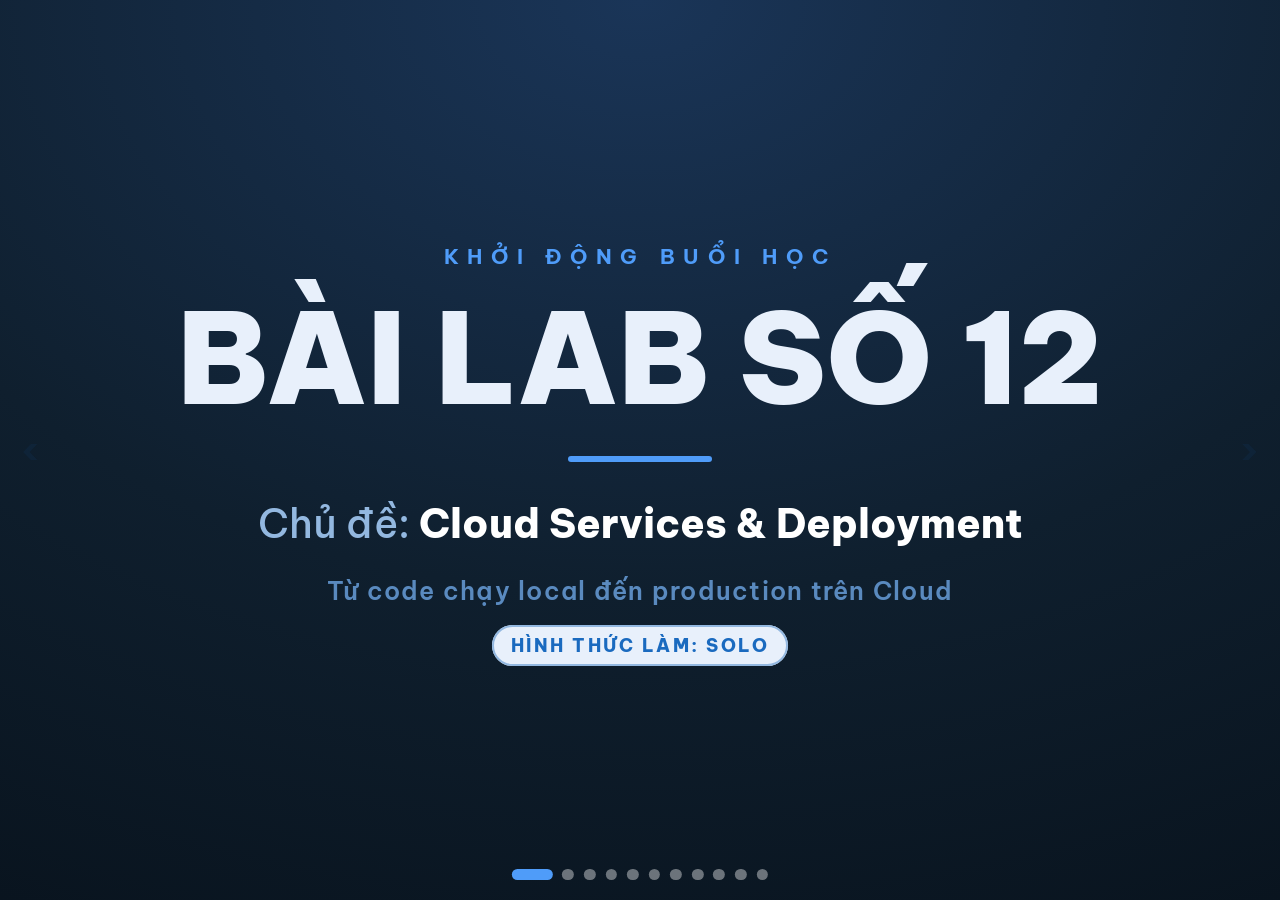
<file: day12-cloud-services-deployment.html>
<!DOCTYPE html>
<html lang="vi">
<head>
<meta charset="utf-8">
<meta name="viewport" content="width=device-width, initial-scale=1">
<title>Bài Lab số 12 — Cloud Services &amp; Deployment</title>
<link rel="preconnect" href="https://fonts.googleapis.com">
<link rel="preconnect" href="https://fonts.gstatic.com" crossorigin>
<link href="https://fonts.googleapis.com/css2?family=Be+Vietnam+Pro:wght@400;500;600;700;800;900&display=swap" rel="stylesheet">
<style>
  * { box-sizing: border-box; }
  html, body { margin:0; height:100%; overflow:hidden; background:#0f1f2e;
               font-family:'Be Vietnam Pro', system-ui, sans-serif; }
  button { font-family:inherit; cursor:pointer; border:none; }
  button:focus-visible { outline:.4vmin solid #4f9cf9; outline-offset:.4vmin; }

  #track { display:flex; height:100vh; transition:transform .5s cubic-bezier(.7,0,.2,1); }
  @media (prefers-reduced-motion: reduce) { #track { transition:none; } }

  .slide { flex:0 0 100vw; height:100vh; display:flex; flex-direction:column;
           padding:5vmin 6.5vmin; overflow:hidden; }
  .light { background:#f5f7fa; color:#0f1f2e; }
  .dark  { background:radial-gradient(120% 120% at 50% 0%,#1a3558 0%,#0f1f2e 55%,#08121c 100%);
           color:#e8f0fb; }
  .center { align-items:center; justify-content:center; text-align:center; }

  .eyebrow { font-size:2.3vmin; letter-spacing:.42em; text-transform:uppercase;
              color:#4f9cf9; font-weight:700; }
  .h1 { font-size:5.6vmin; font-weight:900; line-height:1.04; }
  .sub { font-size:2.8vmin; font-weight:600; color:#5a6a7a; margin-top:1vmin; }
  .dark .sub { color:#93b8e0; }

  .head { display:flex; align-items:center; gap:2vmin; flex:0 0 auto; }
  .badge { font-size:2.1vmin; font-weight:800; letter-spacing:.2em; background:#4f9cf9;
           color:#fff; padding:1vmin 2.2vmin; border-radius:99px; white-space:nowrap; }
  .badge.orange { background:#e07c3a; }
  .badge.grey   { background:#5a6a7a; }
  .clock { margin-left:auto; font-size:2.3vmin; font-weight:800; color:#7a8a9a; white-space:nowrap; }
  .who { font-size:2vmin; font-weight:800; letter-spacing:.14em; text-transform:uppercase;
         padding:.8vmin 1.8vmin; border-radius:99px; white-space:nowrap; }
  .who.solo { background:#e8f0fb; color:#1a6abf; border:.3vmin solid #93b8e0; }

  .body { flex:1; min-height:0; display:flex; gap:4vmin; margin-top:2.6vmin; }
  .main { flex:1.45; min-width:0; display:flex; flex-direction:column; gap:1.8vmin; }
  .side { flex:0 0 31vw; display:flex; flex-direction:column; gap:1.8vmin; }

  .card { background:#fff; border:.4vmin solid #d5dde8; border-radius:2.2vmin;
          padding:2.2vmin 2.6vmin; }
  .card h3, .card h4 { margin:0; font-weight:800; color:#0f1f2e; }
  .card h3 { font-size:3vmin; }
  .card h4 { font-size:2.5vmin; }
  .card p  { margin:.6vmin 0 0; font-size:2vmin; font-weight:500; color:#5a6a7a; line-height:1.4; }
  .card.blue  { background:#e8f4ff; border-color:#93b8e0; }
  .card.amber { background:#fdf3e0; border-color:#e8b84c; }
  .card.red   { background:#fdeaea; border-color:#e07070; }
  .card.green { background:#e8f6ee; border-color:#6abf8a; }
  .dark .card { background:rgba(255,255,255,.06); border-color:rgba(255,255,255,.18); }
  .dark .card h3, .dark .card h4 { color:#e8f0fb; }
  .dark .card p { color:#93b8e0; }

  .li { display:flex; align-items:flex-start; gap:1.6vmin; font-size:2.7vmin;
        font-weight:600; line-height:1.35; }
  .li b { color:#1a6abf; }
  .dark .li b { color:#4f9cf9; }
  .dot { color:#4f9cf9; font-weight:900; flex:0 0 auto; }

  .pill { display:inline-flex; align-self:flex-start; align-items:center; gap:1.3vmin;
          background:#fbeee4; border:.4vmin solid #e07c3a; color:#a8531f;
          font-size:2.3vmin; font-weight:700; padding:1.2vmin 2.4vmin; border-radius:99px; }
  .pill.blue { background:#e8f0fb; border-color:#4f9cf9; color:#1a6abf; }
  .dark .pill { background:rgba(79,156,249,.13); border-color:#4f9cf9; color:#bcd8fa; }

  .grid2 { display:grid; grid-template-columns:1fr 1fr; gap:1.6vmin; }
  .grid3 { display:grid; grid-template-columns:repeat(3,1fr); gap:1.8vmin; }
  .metric { display:flex; flex-direction:column; justify-content:center; align-items:center; min-height:15vmin;
            text-align:center; background:#fff; border:.4vmin solid #d5dde8; border-radius:2vmin; padding:1.8vmin; }
  .metric strong { color:#1a6abf; font-size:3.2vmin; }
  .metric span { margin-top:.7vmin; color:#5a6a7a; font-size:1.9vmin; font-weight:700; }

  .trace { background:#0a1828; border:.4vmin solid #1e3a5a; border-radius:2vmin;
           padding:2vmin 2.4vmin; }
  .trace-label { margin-bottom:1.2vmin; color:#5a8abf; font-size:1.9vmin; font-weight:700; letter-spacing:.2em; text-transform:uppercase; }
  .trace pre { margin:0; font-size:1.85vmin; line-height:1.6; color:#93d4ff;
               font-weight:600; white-space:pre-wrap; font-family:'Courier New',monospace; }

  .timer { display:flex; flex-direction:column; align-items:center; background:#fff;
           border:.5vmin solid #d5dde8; border-radius:3vmin; padding:2.6vmin 2vmin;
           box-shadow:0 3vmin 6vmin rgba(10,20,40,.1); }
  .dark .timer { background:rgba(255,255,255,.06); border-color:rgba(255,255,255,.18); box-shadow:none; }
  .t-label { font-size:1.9vmin; letter-spacing:.3em; text-transform:uppercase;
             color:#7a8a9a; font-weight:700; }
  .t-num { font-size:17vmin; font-weight:900; line-height:.92; font-variant-numeric:tabular-nums;
           color:#0f1f2e; margin:1.2vmin 0; }
  .dark .t-num { color:#e8f0fb; }
  .t-num.warn { color:#c62f2f; }
  .t-btns { display:flex; gap:1.5vmin; margin-top:1.6vmin; }
  .t-btns button { font-size:2.1vmin; font-weight:800; padding:1.3vmin 2.6vmin; border-radius:99px; }
  .t-start { background:#1a6abf; color:#fff; }
  .t-reset { background:#e9ebe6; color:#5a6a7a; }

  .nav { position:fixed; top:50%; transform:translateY(-50%); width:6vmin; height:9vmin;
         border-radius:1.5vmin; background:transparent; color:#1a6abf; font-size:4vmin;
         font-weight:800; display:flex; align-items:center; justify-content:center;
         opacity:.08; z-index:20; transition:opacity .2s, background .2s, color .2s; }
  .nav:hover, .nav:focus-visible { opacity:1; background:rgba(10,20,40,.88); color:#fff; }
  .nav.p { left:.4vmin; } .nav.n { right:.4vmin; }

  #dots { position:fixed; bottom:2.2vmin; left:50%; transform:translateX(-50%);
          display:flex; gap:1.1vmin; align-items:center; z-index:20; }
  #dots button { height:1.3vmin; width:1.3vmin; border-radius:99px;
                 background:rgba(255,255,255,.4); transition:all .3s; padding:0; }
  #dots button.on { width:4.5vmin; background:#4f9cf9; }
  .light #dots button { background:rgba(10,20,40,.2); }

  .num-accent { font-size:4.4vmin; font-weight:900; color:#4f9cf9; min-width:8vmin; }
  .step-row { display:flex; align-items:center; gap:3vmin;
              border-top:.3vmin solid #d5dde8; padding:2.2vmin .5vmin; }
  .step-row:last-child { border-bottom:.3vmin solid #d5dde8; }
  .dark .step-row { border-color:rgba(255,255,255,.18); }
  .phase-box { border-radius:1.8vmin; padding:1.8vmin 1.4vmin; text-align:center; }
  .phase-lbl { font-size:1.8vmin; font-weight:800; letter-spacing:.16em; }
  .phase-name { font-size:2.4vmin; font-weight:800; margin-top:.6vmin; }
  .phase-time { font-size:1.9vmin; font-weight:700; color:#7a8a9a; margin-top:.4vmin; }
  .phase-blue  { background:#e8f0fb; border:.4vmin solid #93b8e0; }
  .phase-blue .phase-lbl { color:#1a6abf; }
  .phase-orange{ background:#fbeee4; border:.4vmin solid #e5b691; }
  .phase-orange .phase-lbl { color:#a8531f; }
  .phase-break { background:#f2f3f0; border:.4vmin dashed #b9c0b6; }
  .phase-break .phase-lbl { color:#7a8a9a; }
  .phase-name.break-name { color:#5a6a7a; }
  .question { font-size:3.3vmin; font-weight:600; }
  .question b { color:#1a6abf; }
  .dark .question b { color:#4f9cf9; }
  .repo-tree { background:#0f1f2e; color:#e8f0fb; border-radius:2.4vmin; padding:2.6vmin; }
  .repo-tree .label { font-size:1.9vmin; letter-spacing:.28em; text-transform:uppercase; color:#5a8abf; font-weight:700; }
  .repo-tree pre { font-size:1.9vmin; font-weight:700; margin:1.4vmin 0 0; line-height:1.6; color:#93d4ff; }
  .muted { color:#7a8a9a; }
  .finish-title { font-size:9vmin; font-weight:900; line-height:.98; }

  @media (max-width: 900px) {
    body { overflow:auto; }
    #track { display:block; height:auto; transform:none !important; }
    .slide { min-height:100svh; height:auto; overflow:visible; padding:6vmin 6vmin 14vmin; }
    .body { display:block; height:auto; }
    .main, .side { margin-bottom:3vmin; }
    .grid3 { grid-template-columns:1fr; }
    .head .h1 { font-size:4.8vmin; }
    .nav { opacity:.35; }
  }
  @media (max-width: 560px) {
    .head { align-items:flex-start; flex-wrap:wrap; }
    .head .clock { margin-left:0; width:100%; }
    .grid2 { grid-template-columns:1fr; }
    .question { font-size:4.5vmin; }
    .phase-name { font-size:3.4vmin; }
    .finish-title { font-size:13vmin; }
  }
</style>
</head>
<body>

<div id="track">

  <!-- 1 — MỞ ĐẦU -->
  <section class="slide dark center">
    <div class="eyebrow" style="margin-bottom:3vmin;">Khởi động buổi học</div>
    <div style="font-size:14vmin;font-weight:900;line-height:.98;">BÀI LAB SỐ 12</div>
    <div style="width:16vmin;height:.7vmin;background:#4f9cf9;border-radius:99px;margin:4vmin 0;"></div>
    <div style="font-size:4.4vmin;font-weight:500;color:#93b8e0;">Chủ đề: <b style="color:#fff;font-weight:800;">Cloud Services &amp; Deployment</b></div>
    <div style="font-size:2.8vmin;font-weight:600;color:#5a8abf;margin-top:3vmin;letter-spacing:.05em;">Từ code chạy local đến production trên Cloud</div>
    <div style="margin-top:3vmin;"><span class="who solo">Hình thức làm: Solo</span></div>
  </section>

  <!-- 2 — CÂU HỎI TRỌNG TÂM -->
  <section class="slide light">
    <div class="head"><div><div class="h1">CÂU HỎI XUYÊN SUỐT LAB</div><div class="sub">Bạn sẽ trả lời được bằng test, health check và logs</div></div></div>
    <div style="flex:1;min-height:0;display:flex;flex-direction:column;justify-content:center;gap:1vmin;margin-top:1vmin;">
      <div class="step-row"><span class="num-accent">01</span><span class="question">Làm sao để app <b>chết ngay</b> khi cấu hình production bị thiếu?</span></div>
      <div class="step-row"><span class="num-accent">02</span><span class="question">Làm sao đóng gói Docker <b>gọn và an toàn</b>, không chạy root?</span></div>
      <div class="step-row"><span class="num-accent">03</span><span class="question">Làm sao bảo vệ API khỏi <b>lạm dụng tốc độ</b> và <b>vượt ngân sách</b>?</span></div>
      <div class="step-row"><span class="num-accent">04</span><span class="question">Làm sao scale 3 container mà <b>không mất history</b>?</span></div>
    </div>
    <div class="pill">Không cần OpenAI API key — lab dùng mock LLM chạy offline</div>
  </section>

  <!-- 3 — LUỒNG BUỔI LAB -->
  <section class="slide light">
    <div class="head"><div><div class="h1">LUỒNG BUỔI LAB</div><div class="sub">CP0 → CP5 · tổng <b style="color:#1a6abf;">240 phút</b></div></div></div>
    <div style="flex:1;min-height:0;display:flex;flex-direction:column;justify-content:center;gap:1.4vmin;">
      <div style="display:grid;grid-template-columns:repeat(4,1fr);gap:1.4vmin;">
        <div class="phase-box phase-blue"><div class="phase-lbl">CP0</div><div class="phase-name">Setup</div><div class="phase-time">20'</div></div>
        <div class="phase-box phase-blue"><div class="phase-lbl">CP1</div><div class="phase-name">Config &amp; Log</div><div class="phase-time">40'</div></div>
        <div class="phase-box phase-orange"><div class="phase-lbl">CP2</div><div class="phase-name">Docker</div><div class="phase-time">45'</div></div>
        <div class="phase-box phase-break"><div class="phase-lbl">BREAK</div><div class="phase-name break-name">Giải lao</div><div class="phase-time">10'</div></div>
      </div>
      <div style="display:grid;grid-template-columns:repeat(4,1fr);gap:1.4vmin;">
        <div class="phase-box phase-orange"><div class="phase-lbl">CP3</div><div class="phase-name">Security</div><div class="phase-time">45'</div></div>
        <div class="phase-box phase-orange"><div class="phase-lbl">CP4</div><div class="phase-name">Reliability</div><div class="phase-time">40'</div></div>
        <div class="phase-box phase-orange"><div class="phase-lbl">CP5</div><div class="phase-name">Cloud Deploy</div><div class="phase-time">30'</div></div>
        <div class="phase-box phase-blue"><div class="phase-lbl">SUBMIT</div><div class="phase-name">Nộp &amp; Chấm</div><div class="phase-time">10'</div></div>
      </div>
    </div>
    <div class="pill">Kẹt quá 10 phút? Gọi Lab Coach và đi tiếp checkpoint sau.</div>
  </section>

  <!-- 4 — CP0 SETUP -->
  <section class="slide light">
    <div class="head"><div><div class="h1">SETUP &amp; CẤU TRÚC NỘP BÀI</div><div class="sub">CP0 · Môi trường sẵn sàng trước khi code</div></div><span class="clock">20 phút</span></div>
    <div class="body">
      <div class="main">
        <div class="li"><span class="dot">•</span><span>Fork repo đúng lớp, clone về máy, tạo <b>venv</b> và cài <b>requirements</b>.</span></div>
        <div class="li"><span class="dot">•</span><span>Copy <code style="font-weight:800;color:#1a6abf;">.env.example</code> → <code style="font-weight:800;color:#1a6abf;">.env</code>, tạo <b>AGENT_API_KEY</b> riêng.</span></div>
        <div class="li"><span class="dot">•</span><span>Chạy <code style="font-weight:800;color:#1a6abf;">docker compose up -d redis</code> hoặc dùng <code>REDIS_URL=fake://</code> cho local.</span></div>
        <div class="li"><span class="dot">•</span><span>Chạy baseline test từ <b>gốc repo</b>; lỗi import là lỗi setup, test đỏ do TODO là bình thường.</span></div>
        <div style="display:flex;gap:1.2vmin;margin-top:1vmin;"><span class="who solo">Cá nhân</span><code style="font-size:2.1vmin;font-weight:800;color:#1a6abf;align-self:center;">KX-DAY12-[MSSV]-[HoVaTen]</code></div>
      </div>
      <div class="side"><div class="timer" data-secs="1200"><div class="t-label">Thời gian CP0</div><div class="t-num">20:00</div><div class="t-btns"><button class="t-start" type="button">START</button><button class="t-reset" type="button">RESET</button></div></div><div class="repo-tree"><div class="label">Cấu trúc repo</div><pre>KX-DAY12-[MSSV]-[HoVaTen] /
├── app/              ← code CP1–CP4
├── utils/mock_llm.py ← cho sẵn
├── Dockerfile        ← CP2
├── docker-compose.yml
├── nginx/            ← gateway
├── tests/
├── DEPLOYMENT.md
└── exercises.md</pre></div></div>
    </div>
  </section>

  <!-- 5 — CP1 CONFIG -->
  <section class="slide light">
    <div class="head"><span class="badge">CP1</span><span class="h1">12-FACTOR CONFIG &amp; FAIL-FAST</span><span class="clock">40 phút</span></div>
    <div class="body">
      <div class="main">
        <div class="step-row"><span class="num-accent">01</span><span class="question" style="font-size:2.7vmin;"><b>BaseSettings:</b> đọc env, thiếu <code>AGENT_API_KEY</code> thì app fail ngay.</span></div>
        <div class="step-row"><span class="num-accent">02</span><span class="question" style="font-size:2.7vmin;"><b>JSON log:</b> <code>timestamp</code>, <code>level</code>, <code>event</code> — máy đọc được, Coach kiểm tra được.</span></div>
        <div class="step-row"><span class="num-accent">03</span><span class="question" style="font-size:2.7vmin;"><b>Health vs Ready:</b> process sống khác với dependency sẵn sàng.</span></div>
      </div>
      <div class="side"><div class="timer" data-secs="2400"><div class="t-label">Thời gian CP1</div><div class="t-num">40:00</div><div class="t-btns"><button class="t-start" type="button">START</button><button class="t-reset" type="button">RESET</button></div></div><div class="card blue"><h4>Fail-fast có lợi gì?</h4><p>Nếu để mặc định <code>agent_api_key = "changeme"</code>, app khởi động thành công nhưng chạy sai âm thầm. Fail-fast biến lỗi cấu hình thành lỗi nhìn thấy ngay.</p><p><b>Lệnh:</b> <code>pytest tests/test_cp1.py -v</code></p></div></div>
    </div>
  </section>

  <!-- 6 — CP2 DOCKER -->
  <section class="slide dark">
    <div class="head"><span class="badge">CP2</span><span class="h1">DOCKER: MULTI-STAGE &amp; NON-ROOT</span><span class="clock">45 phút</span></div>
    <div class="body">
      <div class="main"><div class="trace"><div class="trace-label">Dockerfile / production runtime</div><pre># Stage 1: build dependencies
FROM python:3.11-slim AS builder
WORKDIR /build
COPY requirements.txt .
RUN pip install --no-cache-dir --prefix=/install -r requirements.txt

# Stage 2: runtime
FROM python:3.11-slim
WORKDIR /app
COPY --from=builder /install /usr/local
COPY app/ app/
COPY utils/ utils/
RUN adduser --disabled-password --no-create-home appuser
USER appuser
EXPOSE 8000
HEALTHCHECK --interval=30s --timeout=5s --retries=3 \
  CMD python -c "import urllib.request; urllib.request.urlopen('http://127.0.0.1:8000/health', timeout=3)"
CMD ["sh", "-c", "exec uvicorn app.main:app --host 0.0.0.0 --port ${PORT:-8000}"]</pre></div></div>
      <div class="side"><div class="timer dark" data-secs="2700"><div class="t-label">Thời gian CP2</div><div class="t-num">45:00</div><div class="t-btns"><button class="t-start" type="button">START</button><button class="t-reset" type="button">RESET</button></div></div><div class="card"><h4>Tại sao multi-stage?</h4><p>Stage build có thể nặng; stage runtime chỉ copy dependency cần thiết → image production dưới 500MB, stretch goal dưới 200MB.</p><p><b>Bảo mật:</b> non-root user. <b>Lệnh:</b> <code>pytest tests/test_cp2.py -v</code></p></div></div>
    </div>
  </section>

  <!-- 7 — CP3 SECURITY -->
  <section class="slide light">
    <div class="head"><span class="badge orange">CP3</span><span class="h1">API SECURITY &amp; LIMITS</span><span class="clock">45 phút</span></div>
    <div class="body"><div class="main"><div class="grid3" style="margin-top:auto;margin-bottom:auto;"><div class="card blue"><h4>01 / API Key Auth</h4><p>Mọi API nghiệp vụ cần <code>X-API-Key</code> khớp <code>AGENT_API_KEY</code>.</p></div><div class="card amber"><h4>02 / Rate Limit</h4><p>Redis Sorted Set đếm request 60 giây gần nhất. Vượt ngưỡng → <code>429</code>.</p></div><div class="card red"><h4>03 / Cost Guard</h4><p>Ngân sách mô phỏng theo tháng. Vượt budget → <code>402</code>, không gọi LLM trả phí.</p></div></div><div class="pill blue">Prune → Count → Check → Record UUID → Expire</div></div><div class="side"><div class="timer" data-secs="2700"><div class="t-label">Thời gian CP3</div><div class="t-num">45:00</div><div class="t-btns"><button class="t-start" type="button">START</button><button class="t-reset" type="button">RESET</button></div></div><div class="card"><h4>Hai lớp bảo vệ khác nhau</h4><p><b style="color:#1a6abf;">Rate limit</b> bảo vệ hạ tầng khỏi request quá nhanh. <b style="color:#a8531f;">Cost guard</b> bảo vệ ngân sách khỏi request quá đắt.</p><p><b>Lệnh:</b> <code>pytest tests/test_cp3.py -v</code></p></div></div></div>
  </section>

  <!-- 8 — CP4 RELIABILITY -->
  <section class="slide light">
    <div class="head"><span class="badge">CP4</span><span class="h1">STATELESS &amp; GRACEFUL SHUTDOWN</span><span class="clock">40 phút</span></div>
    <div class="body"><div class="main"><div class="step-row"><span class="num-accent">A</span><span class="question" style="font-size:2.7vmin;"><b>Stateless:</b> history ở Redis List, không ở dict Python. Scale 3 bản sao vẫn dùng chung state.</span></div><div class="step-row"><span class="num-accent">B</span><span class="question" style="font-size:2.7vmin;"><b>Shutdown:</b> nhận SIGTERM, ngừng traffic mới, đợi request đang chạy xong rồi đóng Redis.</span></div><div class="card blue" style="margin-top:1.2vmin;"><h4>Scale path</h4><p><code>Nginx :8000 → agent × 3 → Redis history</code></p><p>Gọi cùng user qua gateway, quan sát <code>history_length</code> tăng 1 → 2 → 3 → 4 → 5.</p></div></div><div class="side"><div class="timer" data-secs="2400"><div class="t-label">Thời gian CP4</div><div class="t-num">40:00</div><div class="t-btns"><button class="t-start" type="button">START</button><button class="t-reset" type="button">RESET</button></div></div><div class="repo-tree"><div class="label">Prerequisite</div><pre>Dockerfile ✓
 service agent ✓
 Redis ✓
 Nginx gateway ✓

 docker compose up -d
 --scale agent=3

 pytest tests/test_cp4.py -v</pre></div></div></div>
  </section>

  <!-- 9 — CP5 DEPLOY -->
  <section class="slide dark">
    <div class="head"><span class="badge orange">CP5</span><span class="h1">CLOUD DEPLOYMENT &amp; SUBMIT</span><span class="clock">30 phút</span></div>
    <div class="body"><div class="main" style="justify-content:center;gap:2.6vmin;"><div class="li"><span class="dot">✔</span><span><b>Chọn cloud:</b> Railway hoặc Render; quota/account verification không ổn thì dùng Local Fallback.</span></div><div class="li"><span class="dot">✔</span><span><b>Config:</b> <code>AGENT_API_KEY</code>, <code>REDIS_URL</code>, port động <code>PORT</code>.</span></div><div class="li"><span class="dot">✔</span><span><b>Deploy:</b> connect GitHub, chờ build xanh, điền URL vào <code>DEPLOYMENT.md</code>.</span></div><div class="li"><span class="dot">✔</span><span><b>Verify:</b> <code>/health=200</code>, <code>/ready=200</code>, thiếu key <code>401</code>, đúng key <code>200</code>.</span></div></div><div class="side"><div class="timer dark" data-secs="1800"><div class="t-label">Thời gian CP5</div><div class="t-num">30:00</div><div class="t-btns"><button class="t-start" type="button">START</button><button class="t-reset" type="button">RESET</button></div></div><div class="card"><h4>Required evidence</h4><p>Ảnh dashboard deploy và log/curl của 4 endpoint trong <code>screenshots/</code>.</p><p><b>Fallback:</b> <code>LOCAL_FALLBACK=true</code> + <code>docker compose up -d</code>.</p><p><b>Chấm thử:</b> <code>python grade.py</code></p></div></div></div>
  </section>

  <!-- 10 — SUBMIT -->
  <section class="slide light">
    <div class="head"><span class="badge orange">CHECKLIST</span><span class="h1">QUY TẮC NỘP BÀI</span></div>
    <div class="body"><div class="main" style="justify-content:center;gap:1vmin;"><div class="li"><span class="dot">!</span><span><b>Tên thư mục:</b> <code style="font-weight:800;color:#1a6abf;">KX-DAY12-[MSSV]-[HoVaTen]</code>.</span></div><div class="li"><span class="dot">!</span><span><b>Không commit .env:</b> lộ API key hoặc secrets bị trừ điểm.</span></div><div class="li"><span class="dot">!</span><span><b>Exercises:</b> đủ 10 câu, viết bằng lời của mình.</span></div><div class="li"><span class="dot">!</span><span><b>Giải thích code:</b> Coach có thể hỏi bất kỳ dòng nào.</span></div></div><div class="side"><div class="card amber"><h4>Final checklist</h4><p><code>python grade.py</code><br>Kiểm tra <code>DEPLOYMENT.md</code>, screenshots và repo Public.</p></div><div class="card green"><h4>Nộp bài</h4><p><code>git add -A</code><br><code>git commit -m "Hoàn thành lab Day 12"</code><br><code>git push</code><br><br>Nộp link repository lên Codelab.</p></div></div></div>
  </section>

  <!-- 11 — KẾT THÚC -->
  <section class="slide dark center">
    <div class="eyebrow" style="margin-bottom:3vmin;">Kết thúc giới thiệu Lab 12</div>
    <div class="finish-title">CODE SẠCH.<br><span style="color:#4f9cf9;">DEPLOY VỮNG.</span></div>
    <div style="width:16vmin;height:.7vmin;background:#4f9cf9;border-radius:99px;margin:4vmin 0;"></div>
    <div class="sub" style="color:#93b8e0;max-width:70vmin;">Production không chấp nhận những giả định. Hãy để test và logs nói lên sự thật.</div>
  </section>

</div>

<button class="nav p" id="prev" type="button" aria-label="Slide trước">‹</button>
<button class="nav n" id="next" type="button" aria-label="Slide sau">›</button>
<div id="dots" aria-label="Chọn slide"></div>

<script>
(function () {
  var track = document.getElementById('track');
  var slides = Array.prototype.slice.call(track.children);
  var total = slides.length, current = 0;
  var dotsWrap = document.getElementById('dots');

  for (var i = 0; i < total; i++) {
    (function (index) {
      var dot = document.createElement('button');
      dot.type = 'button';
      dot.setAttribute('aria-label', 'Slide ' + (index + 1));
      dot.addEventListener('click', function () { go(index); });
      dotsWrap.appendChild(dot);
    })(i);
  }

  function go(index) {
    current = Math.max(0, Math.min(total - 1, index));
    track.style.transform = 'translateX(-' + (current * 100) + 'vw)';
    Array.prototype.forEach.call(dotsWrap.children, function (dot, i) { dot.className = i === current ? 'on' : ''; });
  }

  document.getElementById('prev').onclick = function () { go(current - 1); };
  document.getElementById('next').onclick = function () { go(current + 1); };
  window.addEventListener('keydown', function (event) {
    if (event.key === 'ArrowRight' || event.key === 'PageDown' || event.key === ' ') { event.preventDefault(); go(current + 1); }
    else if (event.key === 'ArrowLeft' || event.key === 'PageUp') { event.preventDefault(); go(current - 1); }
    else if (event.key === 'Home') { event.preventDefault(); go(0); }
    else if (event.key === 'End') { event.preventDefault(); go(total - 1); }
  });

  function format(seconds) {
    var minutes = Math.floor(seconds / 60), secs = seconds % 60;
    return [minutes, secs].map(function (value) { return String(value).padStart(2, '0'); }).join(':');
  }
  Array.prototype.forEach.call(document.querySelectorAll('.timer'), function (box) {
    var totalSeconds = parseInt(box.getAttribute('data-secs'), 10), left = totalSeconds, running = false;
    var display = box.querySelector('.t-num'), start = box.querySelector('.t-start'), reset = box.querySelector('.t-reset');
    function paint() { display.textContent = format(left); display.className = 't-num' + (left <= 300 ? ' warn' : ''); start.textContent = running ? 'PAUSE' : 'START'; }
    start.onclick = function () { running = !running; paint(); };
    reset.onclick = function () { running = false; left = totalSeconds; paint(); };
    setInterval(function () { if (running && left > 0) { left--; if (!left) running = false; paint(); } }, 1000);
    paint();
  });
  var requestedSlide = parseInt((window.location.hash.match(/slide=(\d+)/) || [])[1], 10);
  go(Number.isFinite(requestedSlide) ? requestedSlide : 0);
})();
</script>
</body>
</html>
</file>
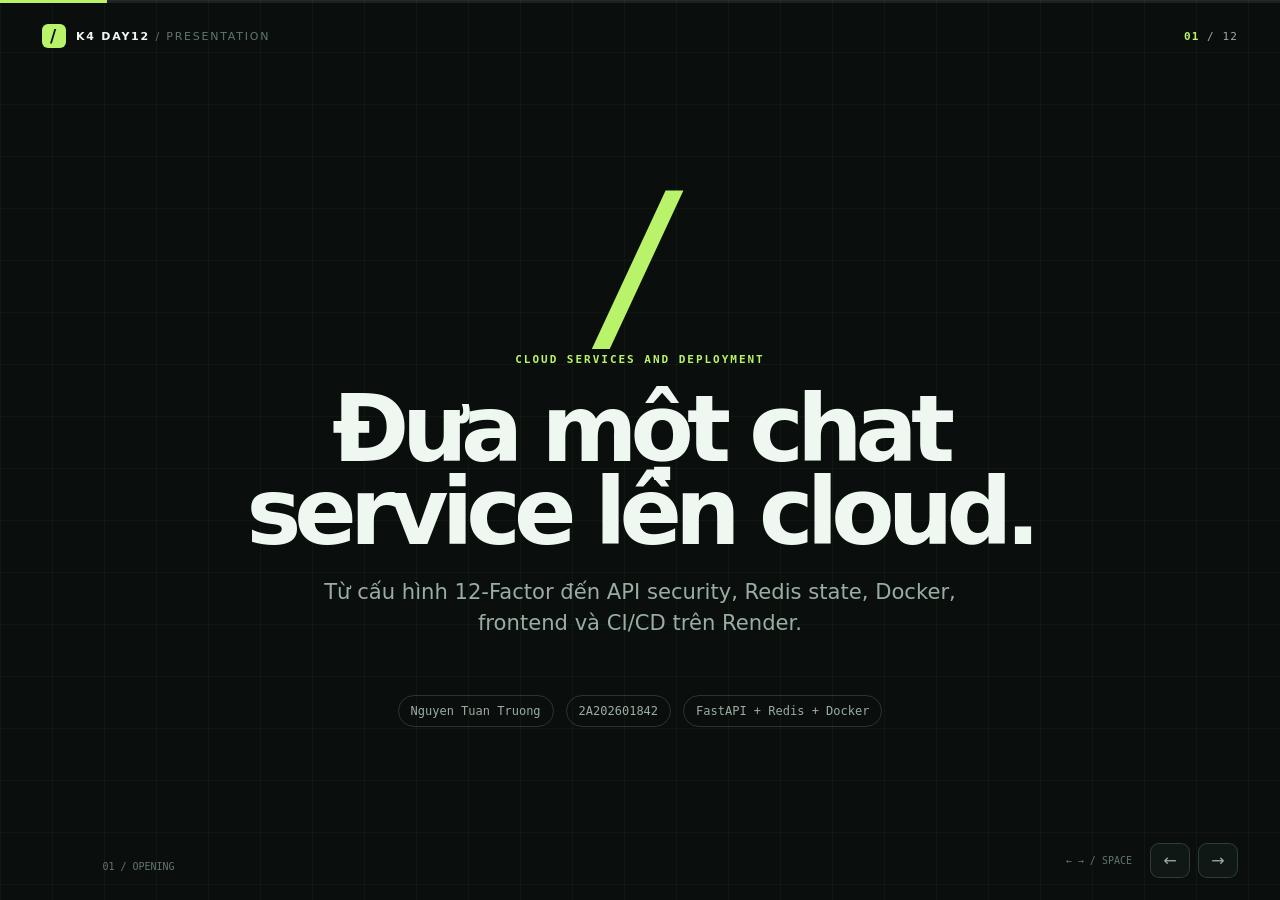
<file: presentation.html>
<!doctype html>
<html lang="vi">
  <head>
    <meta charset="utf-8" />
    <meta name="viewport" content="width=device-width, initial-scale=1" />
    <meta name="theme-color" content="#0a0e0d" />
    <title>K4 Day 12 | Cloud Services and Deployment</title>
    <style>
      :root {
        --bg: #0a0e0d;
        --panel: #111a17;
        --panel-2: #17221e;
        --line: rgba(218, 245, 226, .16);
        --text: #eef8f0;
        --muted: #9aada1;
        --faint: #62766a;
        --accent: #b8f36a;
        --accent-soft: rgba(184, 243, 106, .12);
        --orange: #f0a56a;
        --red: #ff8d83;
        --radius: 18px;
      }

      * { box-sizing: border-box; }
      html, body { height: 100%; margin: 0; }
      body {
        overflow: hidden;
        background: var(--bg);
        color: var(--text);
        font-family: "Segoe UI", ui-sans-serif, system-ui, -apple-system, BlinkMacSystemFont, sans-serif;
      }

      button, a { font: inherit; }
      button { cursor: pointer; }
      button:focus-visible, a:focus-visible { outline: 2px solid var(--accent); outline-offset: 4px; }
      a { color: inherit; }

      .deck {
        height: 100dvh;
        overflow: hidden;
        position: relative;
        background:
          linear-gradient(rgba(184, 243, 106, .035) 1px, transparent 1px),
          linear-gradient(90deg, rgba(184, 243, 106, .035) 1px, transparent 1px),
          var(--bg);
        background-size: 52px 52px;
      }

      .progress-track { background: rgba(255,255,255,.08); height: 3px; left: 0; position: fixed; right: 0; top: 0; z-index: 20; }
      .progress-bar { background: var(--accent); height: 100%; transition: width 260ms ease; width: 8.33%; }
      .topbar { align-items: center; display: flex; justify-content: space-between; left: 0; padding: 24px 42px; position: fixed; right: 0; top: 0; z-index: 10; }
      .brand { align-items: center; display: flex; font-size: 11px; font-weight: 800; gap: 10px; letter-spacing: .16em; }
      .brand-mark { align-items: center; background: var(--accent); border-radius: 6px; color: var(--bg); display: inline-flex; font-size: 17px; font-weight: 900; height: 24px; justify-content: center; width: 24px; }
      .brand-muted { color: var(--faint); font-weight: 500; }
      .counter { color: var(--muted); font-family: Consolas, monospace; font-size: 11px; letter-spacing: .1em; }
      .counter strong { color: var(--accent); }

      .slide {
        display: none;
        height: 100%;
        min-height: 100dvh;
        overflow: auto;
        padding: 120px 8vw 90px;
        position: relative;
      }
      .slide.is-active { animation: reveal 300ms ease both; display: flex; }
      .slide-inner { margin: auto; max-width: 1220px; width: 100%; }
      .slide.center { align-items: center; text-align: center; }
      .slide.center .slide-inner { align-items: center; display: flex; flex-direction: column; }

      .kicker { color: var(--accent); font-family: Consolas, monospace; font-size: 11px; font-weight: 700; letter-spacing: .18em; text-transform: uppercase; }
      h1, h2, h3, p { margin-top: 0; }
      h1 { font-size: clamp(48px, 7.2vw, 108px); letter-spacing: -.075em; line-height: .9; margin: 22px 0; max-width: 930px; }
      h2 { font-size: clamp(36px, 5.1vw, 72px); letter-spacing: -.065em; line-height: .94; margin: 18px 0 12px; max-width: 880px; }
      h3 { font-size: clamp(18px, 1.8vw, 26px); letter-spacing: -.03em; margin-bottom: 10px; }
      .lead { color: var(--muted); font-size: clamp(17px, 1.65vw, 23px); line-height: 1.5; max-width: 700px; }
      .center .lead { max-width: 660px; }
      .accent { color: var(--accent); }
      .orange { color: var(--orange); }
      .muted { color: var(--muted); }
      .faint { color: var(--faint); }
      .mono { font-family: Consolas, "SFMono-Regular", monospace; }

      .hero-meta { align-items: center; color: var(--muted); display: flex; flex-wrap: wrap; font-family: Consolas, monospace; font-size: 12px; gap: 12px; margin-top: 35px; }
      .hero-meta span { border: 1px solid var(--line); border-radius: 999px; padding: 8px 12px; }
      .hero-mark { color: var(--accent); font-family: Consolas, monospace; font-size: clamp(80px, 15vw, 210px); line-height: .65; margin-bottom: 25px; }

      .section-head { align-items: flex-end; display: flex; gap: 32px; justify-content: space-between; margin-bottom: 36px; }
      .section-head > div:first-child { max-width: 760px; }
      .section-note { color: var(--faint); font-family: Consolas, monospace; font-size: 11px; line-height: 1.6; max-width: 230px; }

      .grid-2 { display: grid; gap: 18px; grid-template-columns: repeat(2, minmax(0, 1fr)); }
      .grid-3 { display: grid; gap: 18px; grid-template-columns: repeat(3, minmax(0, 1fr)); }
      .grid-4 { display: grid; gap: 14px; grid-template-columns: repeat(4, minmax(0, 1fr)); }
      .stack { display: grid; gap: 14px; }
      .panel { background: rgba(17, 26, 23, .86); border: 1px solid var(--line); border-radius: var(--radius); padding: 24px; }
      .panel.strong { background: var(--panel-2); border-color: rgba(184, 243, 106, .28); }
      .panel p { color: var(--muted); font-size: 15px; line-height: 1.55; margin-bottom: 0; }
      .panel-label { color: var(--faint); font-family: Consolas, monospace; font-size: 10px; letter-spacing: .12em; margin-bottom: 17px; text-transform: uppercase; }

      .bullet-list { display: grid; gap: 14px; list-style: none; margin: 0; padding: 0; }
      .bullet-list li { color: var(--muted); font-size: 16px; line-height: 1.45; padding-left: 24px; position: relative; }
      .bullet-list li::before { color: var(--accent); content: "/"; font-family: Consolas, monospace; font-weight: 900; left: 0; position: absolute; }
      .bullet-list strong { color: var(--text); }

      .metric { min-height: 150px; }
      .metric strong { color: var(--accent); display: block; font-family: Consolas, monospace; font-size: clamp(30px, 4vw, 50px); letter-spacing: -.08em; line-height: 1; }
      .metric span { color: var(--muted); display: block; font-size: 13px; line-height: 1.4; margin-top: 14px; }

      .flow { align-items: stretch; display: grid; gap: 10px; grid-template-columns: repeat(5, 1fr); margin-top: 34px; }
      .flow-step { align-items: center; background: var(--panel); border: 1px solid var(--line); border-radius: 12px; display: flex; flex-direction: column; justify-content: center; min-height: 150px; padding: 15px; position: relative; text-align: center; }
      .flow-step:not(:last-child)::after { color: var(--accent); content: "→"; font-size: 22px; position: absolute; right: -17px; top: 50%; z-index: 2; }
      .flow-step strong { font-size: 16px; }
      .flow-step span { color: var(--muted); font-size: 12px; line-height: 1.4; margin-top: 8px; }
      .flow-step.active { background: var(--accent-soft); border-color: rgba(184, 243, 106, .45); }

      .architecture { display: grid; gap: 14px; grid-template-columns: 1fr 1.5fr 1fr; margin-top: 30px; }
      .architecture .node { align-items: center; background: var(--panel); border: 1px solid var(--line); border-radius: 14px; display: flex; justify-content: center; min-height: 115px; padding: 20px; text-align: center; }
      .architecture .node.main { background: var(--accent-soft); border-color: rgba(184, 243, 106, .42); }
      .architecture .node strong { display: block; font-size: 17px; }
      .architecture .node small { color: var(--muted); display: block; font-family: Consolas, monospace; font-size: 10px; line-height: 1.5; margin-top: 7px; }
      .architecture .arrow { align-items: center; color: var(--accent); display: flex; font-size: 25px; justify-content: center; }

      .terminal { background: #060908; border: 1px solid rgba(184, 243, 106, .25); border-radius: 14px; box-shadow: 0 25px 70px rgba(0,0,0,.25); color: #cce7d1; font-family: Consolas, monospace; font-size: clamp(12px, 1.25vw, 16px); line-height: 1.75; overflow: hidden; padding: 22px 24px; }
      .terminal::before { color: var(--faint); content: "●  ●  ●"; display: block; letter-spacing: 4px; margin-bottom: 16px; }
      .terminal .prompt { color: var(--accent); }
      .terminal .comment { color: var(--faint); }
      .terminal .danger { color: var(--red); }

      .code-card { background: #060908; border: 1px solid var(--line); border-radius: 14px; color: #cce7d1; font-family: Consolas, monospace; font-size: 13px; line-height: 1.7; overflow: auto; padding: 21px; }
      .code-card .key { color: var(--accent); }
      .code-card .value { color: var(--orange); }

      .tag-row { display: flex; flex-wrap: wrap; gap: 9px; margin-top: 18px; }
      .tag { background: var(--accent-soft); border: 1px solid rgba(184, 243, 106, .3); border-radius: 999px; color: var(--accent); font-family: Consolas, monospace; font-size: 11px; padding: 7px 10px; }
      .tag.neutral { background: rgba(255,255,255,.04); border-color: var(--line); color: var(--muted); }

      .result-table { border-collapse: collapse; margin-top: 20px; width: 100%; }
      .result-table th, .result-table td { border-bottom: 1px solid var(--line); padding: 13px 10px; text-align: left; }
      .result-table th { color: var(--faint); font-family: Consolas, monospace; font-size: 10px; font-weight: 500; letter-spacing: .12em; text-transform: uppercase; }
      .result-table td { color: var(--muted); font-size: 15px; }
      .result-table td:last-child { color: var(--accent); font-family: Consolas, monospace; text-align: right; }

      .demo-url { border: 1px solid rgba(184, 243, 106, .4); border-radius: 12px; color: var(--accent); display: inline-block; font-family: Consolas, monospace; font-size: clamp(16px, 2vw, 24px); margin-top: 26px; padding: 15px 18px; text-decoration: none; }
      .demo-url:hover { background: var(--accent-soft); }
      .footer-note { bottom: 28px; color: var(--faint); font-family: Consolas, monospace; font-size: 10px; left: 8vw; position: absolute; }

      .controls { align-items: center; bottom: 22px; display: flex; gap: 8px; position: fixed; right: 42px; z-index: 20; }
      .control-button { background: rgba(17,26,23,.9); border: 1px solid var(--line); border-radius: 9px; color: var(--muted); height: 35px; width: 40px; }
      .control-button:hover { border-color: rgba(184,243,106,.5); color: var(--accent); }
      .help { color: var(--faint); font-family: Consolas, monospace; font-size: 10px; margin-right: 10px; }

      @keyframes reveal { from { opacity: 0; transform: translateY(8px); } to { opacity: 1; transform: translateY(0); } }
      @media (prefers-reduced-motion: reduce) { .slide.is-active { animation: none; } .progress-bar { transition: none; } }

      @media (max-width: 800px) {
        .topbar { padding: 18px 20px; }
        .slide { padding: 95px 20px 78px; }
        .section-head { align-items: flex-start; flex-direction: column; gap: 10px; margin-bottom: 24px; }
        .grid-2, .grid-3, .grid-4, .architecture { grid-template-columns: 1fr; }
        .flow { grid-template-columns: 1fr; }
        .flow-step { min-height: 90px; }
        .flow-step:not(:last-child)::after { bottom: -17px; right: auto; top: auto; transform: rotate(90deg); }
        .footer-note { bottom: 20px; left: 20px; }
        .controls { bottom: 12px; right: 20px; }
        .help { display: none; }
      }

      @media print {
        body { background: #fff; color: #111; overflow: visible; }
        .deck { background: #fff; height: auto; overflow: visible; }
        .slide, .slide.is-active { break-after: page; display: flex; height: 100vh; min-height: 0; page-break-after: always; }
        .slide:last-of-type { page-break-after: auto; }
        .topbar, .controls, .progress-track { display: none; }
        .panel, .flow-step, .architecture .node { background: #f5f7f4; border-color: #ccd7cf; }
        .lead, .panel p, .bullet-list li, .architecture .node small, .flow-step span { color: #53645a; }
        .terminal, .code-card { background: #122019; }
      }
    </style>
  </head>
  <body>
    <main class="deck" id="deck" aria-live="polite">
      <div class="progress-track"><div class="progress-bar" id="progress"></div></div>
      <header class="topbar">
        <div class="brand"><span class="brand-mark">/</span><span>K4 DAY12 <span class="brand-muted">/ PRESENTATION</span></span></div>
        <div class="counter"><strong id="current">01</strong> / <span id="total">12</span></div>
      </header>

      <section class="slide center is-active">
        <div class="slide-inner">
          <div class="hero-mark">/</div>
          <div class="kicker">Cloud Services and Deployment</div>
          <h1>Đưa một chat service lên cloud.</h1>
          <p class="lead">Từ cấu hình 12-Factor đến API security, Redis state, Docker, frontend và CI/CD trên Render.</p>
          <div class="hero-meta">
            <span>Nguyen Tuan Truong</span>
            <span>2A202601842</span>
            <span>FastAPI + Redis + Docker</span>
          </div>
        </div>
        <div class="footer-note">01 / OPENING</div>
      </section>

      <section class="slide">
        <div class="slide-inner">
          <div class="section-head"><div><div class="kicker">The brief</div><h2>Một service nhỏ, nhiều điều phải đúng.</h2></div><div class="section-note">Mục tiêu không chỉ là chạy được local. Service phải an toàn, stateless và deploy được.</div></div>
          <div class="grid-3">
            <article class="panel strong"><div class="panel-label">01 / config</div><h3>Không hardcode secret</h3><p>Toàn bộ config đi qua environment. API_TOKEN không có giá trị mặc định.</p></article>
            <article class="panel"><div class="panel-label">02 / reliability</div><h3>Biết khi nào sẵn sàng</h3><p>Liveness kiểm tra process. Readiness kiểm tra Redis trước khi nhận traffic.</p></article>
            <article class="panel"><div class="panel-label">03 / delivery</div><h3>Deploy có kiểm soát</h3><p>Test xanh, build Docker pass, sau đó mới trigger Render deploy.</p></article>
          </div>
          <div class="tag-row"><span class="tag">API_TOKEN</span><span class="tag">REDIS_URL</span><span class="tag">/healthz</span><span class="tag">/readyz</span><span class="tag">/chat</span></div>
        </div>
        <div class="footer-note">02 / WHY THIS LAB</div>
      </section>

      <section class="slide">
        <div class="slide-inner">
          <div class="kicker">Architecture</div><h2>State nằm ngoài process.</h2>
          <p class="lead">FastAPI xử lý request, Redis giữ state dùng chung, mock LLM tạo response. Frontend được phục vụ cùng origin.</p>
          <div class="architecture">
            <div class="node"><div><strong>Browser</strong><small>HTML / CSS / JS<br />Bearer token</small></div></div>
            <div class="arrow">→</div>
            <div class="node main"><div><strong>FastAPI service</strong><small>auth → rate limit → cost<br />history → response</small></div></div>
            <div class="arrow">→</div>
            <div class="node"><div><strong>Redis</strong><small>chat history<br />quota state / spend</small></div></div>
          </div>
          <div class="flow">
            <div class="flow-step active"><strong>Request</strong><span>POST /chat</span></div>
            <div class="flow-step"><strong>Protect</strong><span>Bearer + bucket</span></div>
            <div class="flow-step"><strong>Remember</strong><span>Redis history</span></div>
            <div class="flow-step"><strong>Generate</strong><span>mock LLM</span></div>
            <div class="flow-step"><strong>Respond</strong><span>usage + cost</span></div>
          </div>
        </div>
        <div class="footer-note">03 / SYSTEM MAP</div>
      </section>

      <section class="slide">
        <div class="slide-inner">
          <div class="section-head"><div><div class="kicker">CP1 / foundation</div><h2>Config, logging, health.</h2></div><div class="section-note">Một image, nhiều môi trường. Không sửa code khi đổi từ local sang cloud.</div></div>
          <div class="grid-2">
            <div class="code-card"><span class="key">API_TOKEN</span>=<span class="value">secret trong platform</span><br /><span class="key">REDIS_URL</span>=<span class="value">redis://...</span><br /><span class="key">BUCKET_CAPACITY</span>=<span class="value">10</span><br /><span class="key">DAILY_BUDGET_USD</span>=<span class="value">1.0</span><br /><span class="key">PORT</span>=<span class="value">Render tự cấp</span></div>
            <div class="stack">
              <article class="panel strong"><div class="panel-label">liveness</div><h3><span class="accent">/healthz</span> không gọi Redis</h3><p>Process sống thì 200. Khi draining thì 503 để load balancer dừng traffic mới.</p></article>
              <article class="panel"><div class="panel-label">structured log</div><h3>Mỗi event là một JSON line</h3><p>Có event, severity, timestamp, client_id và cost. Không có token.</p></article>
            </div>
          </div>
        </div>
        <div class="footer-note">04 / CP1</div>
      </section>

      <section class="slide">
        <div class="slide-inner">
          <div class="kicker">CP2 / container</div><h2>Đóng gói để chạy ở mọi nơi.</h2>
          <div class="grid-2" style="margin-top: 34px;">
            <div class="terminal"><span class="prompt">$</span> docker build -t day12-chat .<br /><span class="comment"># builder: dependencies</span><br /><span class="comment"># runtime: slim + appuser</span><br /><span class="prompt">$</span> docker compose up -d<br /><span class="comment"># chat + redis</span></div>
            <div class="panel strong"><div class="panel-label">production checklist</div><ul class="bullet-list"><li><strong>Multi-stage:</strong> runtime không mang compiler.</li><li><strong>Non-root:</strong> chạy bằng appuser.</li><li><strong>Healthcheck:</strong> gọi `/healthz`.</li><li><strong>Port-aware:</strong> đọc `$PORT` của cloud.</li></ul></div>
          </div>
          <div class="tag-row"><span class="tag">python:3.11-slim</span><span class="tag">USER appuser</span><span class="tag">HEALTHCHECK</span><span class="tag">frontend included</span></div>
        </div>
        <div class="footer-note">05 / CP2</div>
      </section>

      <section class="slide">
        <div class="slide-inner">
          <div class="section-head"><div><div class="kicker">CP3 / protection</div><h2>Không để một client làm cạn service.</h2></div><div class="section-note">Ba lớp bảo vệ chạy trước khi mock LLM được gọi.</div></div>
          <div class="flow">
            <div class="flow-step active"><strong>01</strong><span>Bearer token<br />401 nếu sai</span></div>
            <div class="flow-step active"><strong>02</strong><span>Token bucket<br />429 nếu hết</span></div>
            <div class="flow-step active"><strong>03</strong><span>Cost guard<br />402 nếu vượt</span></div>
            <div class="flow-step"><strong>04</strong><span>Redis history<br />context</span></div>
            <div class="flow-step"><strong>05</strong><span>Mock LLM<br />reply</span></div>
          </div>
          <div class="grid-3" style="margin-top: 22px;">
            <div class="metric panel"><strong>401</strong><span>Authentication<br />Bearer token</span></div>
            <div class="metric panel"><strong>429</strong><span>Rate limit<br />Retry-After</span></div>
            <div class="metric panel"><strong>402</strong><span>Daily budget<br />per client</span></div>
          </div>
        </div>
        <div class="footer-note">06 / CP3</div>
      </section>

      <section class="slide">
        <div class="slide-inner">
          <div class="section-head"><div><div class="kicker">CP4 / reliability</div><h2>Scale ngang mà không mất lịch sử.</h2></div><div class="section-note">Redis biến process thành stateless worker.</div></div>
          <div class="grid-2">
            <div class="panel strong"><div class="panel-label">shared state</div><h3>chat:&lt;client_id&gt;</h3><p>Redis List giữ tối đa 12 message, TTL 3 ngày. Instance nào cũng đọc được cùng context.</p><div class="tag-row"><span class="tag">rpush</span><span class="tag">ltrim</span><span class="tag">expire</span></div></div>
            <div class="panel"><div class="panel-label">graceful shutdown</div><h3>Draining trước khi dừng.</h3><p>SIGTERM đặt trạng thái draining, trả 503 cho probe và nhường lại handler cũ của server.</p><div class="tag-row"><span class="tag neutral">SIGTERM</span><span class="tag neutral">SIGINT</span><span class="tag neutral">503</span></div></div>
          </div>
          <div class="architecture" style="grid-template-columns: 1fr 1fr 1fr; margin-top: 22px;"><div class="node"><div><strong>Instance A</strong><small>request 01</small></div></div><div class="node main"><div><strong>Redis</strong><small>history dùng chung</small></div></div><div class="node"><div><strong>Instance B</strong><small>request 02</small></div></div></div>
        </div>
        <div class="footer-note">07 / CP4</div>
      </section>

      <section class="slide">
        <div class="slide-inner">
          <div class="kicker">Product surface</div><h2>Frontend để demo service thật.</h2>
          <div class="grid-2" style="margin-top: 30px;">
            <div class="panel strong"><div class="panel-label">console</div><h3>Chat cùng origin</h3><p>Giao diện tại `/`, API tại `/chat`. Người dùng nhập Client ID và token, sau đó thấy reply, usage, cost và health signals.</p><div class="tag-row"><span class="tag">loading</span><span class="tag">error states</span><span class="tag">responsive</span></div></div>
            <div class="panel"><div class="panel-label">security decision</div><h3>Token không được lưu.</h3><p>Frontend chỉ giữ token trong memory của phiên hiện tại. Client ID và API URL mới được nhớ để tiện test.</p><div class="tag-row"><span class="tag neutral">no localStorage token</span><span class="tag neutral">same origin</span></div></div>
          </div>
          <div class="terminal" style="margin-top: 22px;"><span class="prompt">GET</span> /healthz  <span class="accent">→ 200</span><br /><span class="prompt">GET</span> /readyz   <span class="accent">→ 200</span><br /><span class="prompt">POST</span> /chat     <span class="accent">→ reply + usage + cost</span></div>
        </div>
        <div class="footer-note">08 / FRONTEND</div>
      </section>

      <section class="slide">
        <div class="slide-inner">
          <div class="section-head"><div><div class="kicker">CP5 / cloud</div><h2>Render là production surface.</h2></div><div class="section-note">Docker image, Redis và health check được khai báo trong Blueprint.</div></div>
          <div class="grid-2">
            <div class="panel strong"><div class="panel-label">public service</div><h3 class="accent">day12-chat-2249.onrender.com</h3><p>HTTPS public URL. `/healthz` kiểm tra process, `/readyz` kiểm tra Redis, `/` mở frontend.</p><a class="demo-url" href="https://day12-chat-2249.onrender.com" target="_blank" rel="noreferrer">Mở service ↗</a></div>
            <div class="code-card"><span class="key">runtime</span>: <span class="value">docker</span><br /><span class="key">healthCheckPath</span>: <span class="value">/healthz</span><br /><span class="key">API_TOKEN</span>: <span class="value">sync: false</span><br /><span class="key">REDIS_URL</span>: <span class="value">fromService</span><br /><span class="key">autoDeployTrigger</span>: <span class="value">off</span></div>
          </div>
          <div class="tag-row"><span class="tag">HTTPS</span><span class="tag">Render Blueprint</span><span class="tag">Redis service</span><span class="tag">healthcheck</span></div>
        </div>
        <div class="footer-note">09 / CP5</div>
      </section>

      <section class="slide">
        <div class="slide-inner">
          <div class="kicker">Delivery pipeline</div><h2>CI xanh rồi mới CD.</h2>
          <div class="flow" style="margin-top: 42px;">
            <div class="flow-step active"><strong>Pull Request</strong><span>review + checks</span></div>
            <div class="flow-step active"><strong>Test</strong><span>CP1 → CP4</span></div>
            <div class="flow-step active"><strong>Build</strong><span>Docker image</span></div>
            <div class="flow-step active"><strong>Push main</strong><span>approved change</span></div>
            <div class="flow-step active"><strong>Render</strong><span>Deploy Hook</span></div>
          </div>
          <div class="grid-2" style="margin-top: 24px;">
            <div class="panel"><div class="panel-label">GitHub Secret</div><h3><span class="accent">RENDER_DEPLOY_HOOK_URL</span></h3><p>URL hook chỉ nằm trong GitHub Secrets, không nằm trong YAML hay report.</p></div>
            <div class="panel"><div class="panel-label">quality gate</div><h3><span class="accent">needs: [test, build-image]</span></h3><p>Test fail hoặc Docker build fail thì job deploy không được chạy.</p></div>
          </div>
        </div>
        <div class="footer-note">10 / CI CD</div>
      </section>

      <section class="slide">
        <div class="slide-inner">
          <div class="section-head"><div><div class="kicker">Evidence</div><h2>Kết quả có thể kiểm chứng.</h2></div><div class="section-note">Các test public CP5 và test local đều có mục đích riêng.</div></div>
          <table class="result-table">
            <thead><tr><th>Hạng mục</th><th>Kết quả</th></tr></thead>
            <tbody>
              <tr><td>CP1 Config, health, logging</td><td>13 passed</td></tr>
              <tr><td>CP2 Docker, không chạy daemon</td><td>14 passed</td></tr>
              <tr><td>CP3 Auth, bucket, cost guard</td><td>29 passed</td></tr>
              <tr><td>CP4 Redis, readiness, shutdown</td><td>19 passed</td></tr>
              <tr><td>CP5 Cloud deployment</td><td>9 passed, 4 skipped</td></tr>
              <tr><td>CI/CD workflow structure</td><td>11 passed</td></tr>
            </tbody>
          </table>
          <p class="lead" style="font-size: 15px; margin-top: 24px;">Bốn test Local Fallback được skip là đúng vì deployment chính chạy trên cloud, không dùng `LOCAL_FALLBACK=true`.</p>
        </div>
        <div class="footer-note">11 / EVIDENCE</div>
      </section>

      <section class="slide center">
        <div class="slide-inner">
          <div class="hero-mark">✓</div>
          <div class="kicker">Ready for demo</div>
          <h2>Build. Protect. Deploy.</h2>
          <p class="lead">Mở frontend, kiểm tra health, gửi một request có token và cho thấy response có history, usage cùng cost.</p>
          <a class="demo-url" href="https://day12-chat-2249.onrender.com" target="_blank" rel="noreferrer">day12-chat-2249.onrender.com ↗</a>
          <div class="hero-meta"><span>Arrow keys / Space để chuyển slide</span><span>P để in PDF</span></div>
        </div>
        <div class="footer-note">12 / CLOSE</div>
      </section>

      <nav class="controls" aria-label="Điều hướng slide">
        <span class="help">← → / SPACE</span>
        <button class="control-button" id="prev" type="button" aria-label="Slide trước">←</button>
        <button class="control-button" id="next" type="button" aria-label="Slide sau">→</button>
      </nav>
    </main>

    <script>
      (() => {
        const slides = [...document.querySelectorAll('.slide')];
        const current = document.querySelector('#current');
        const total = document.querySelector('#total');
        const progress = document.querySelector('#progress');
        let index = Math.max(0, Math.min(slides.length - 1, Number.parseInt(location.hash.slice(1), 10) - 1 || 0));

        total.textContent = String(slides.length).padStart(2, '0');

        function render(updateHash = true) {
          slides.forEach((slide, slideIndex) => slide.classList.toggle('is-active', slideIndex === index));
          current.textContent = String(index + 1).padStart(2, '0');
          progress.style.width = `${((index + 1) / slides.length) * 100}%`;
          if (updateHash) history.replaceState(null, '', `#${index + 1}`);
        }

        function move(step) {
          index = (index + step + slides.length) % slides.length;
          render();
        }

        document.querySelector('#prev').addEventListener('click', () => move(-1));
        document.querySelector('#next').addEventListener('click', () => move(1));
        window.addEventListener('keydown', (event) => {
          if (['ArrowRight', 'PageDown', ' '].includes(event.key)) { event.preventDefault(); move(1); }
          if (['ArrowLeft', 'PageUp'].includes(event.key)) { event.preventDefault(); move(-1); }
          if (event.key === 'Home') { index = 0; render(); }
          if (event.key === 'End') { index = slides.length - 1; render(); }
          if (event.key.toLowerCase() === 'p') window.print();
        });
        window.addEventListener('hashchange', () => {
          const nextIndex = Number.parseInt(location.hash.slice(1), 10) - 1;
          if (Number.isInteger(nextIndex) && nextIndex >= 0 && nextIndex < slides.length) { index = nextIndex; render(false); }
        });
        render(false);
      })();
    </script>
  </body>
</html>
</file>
